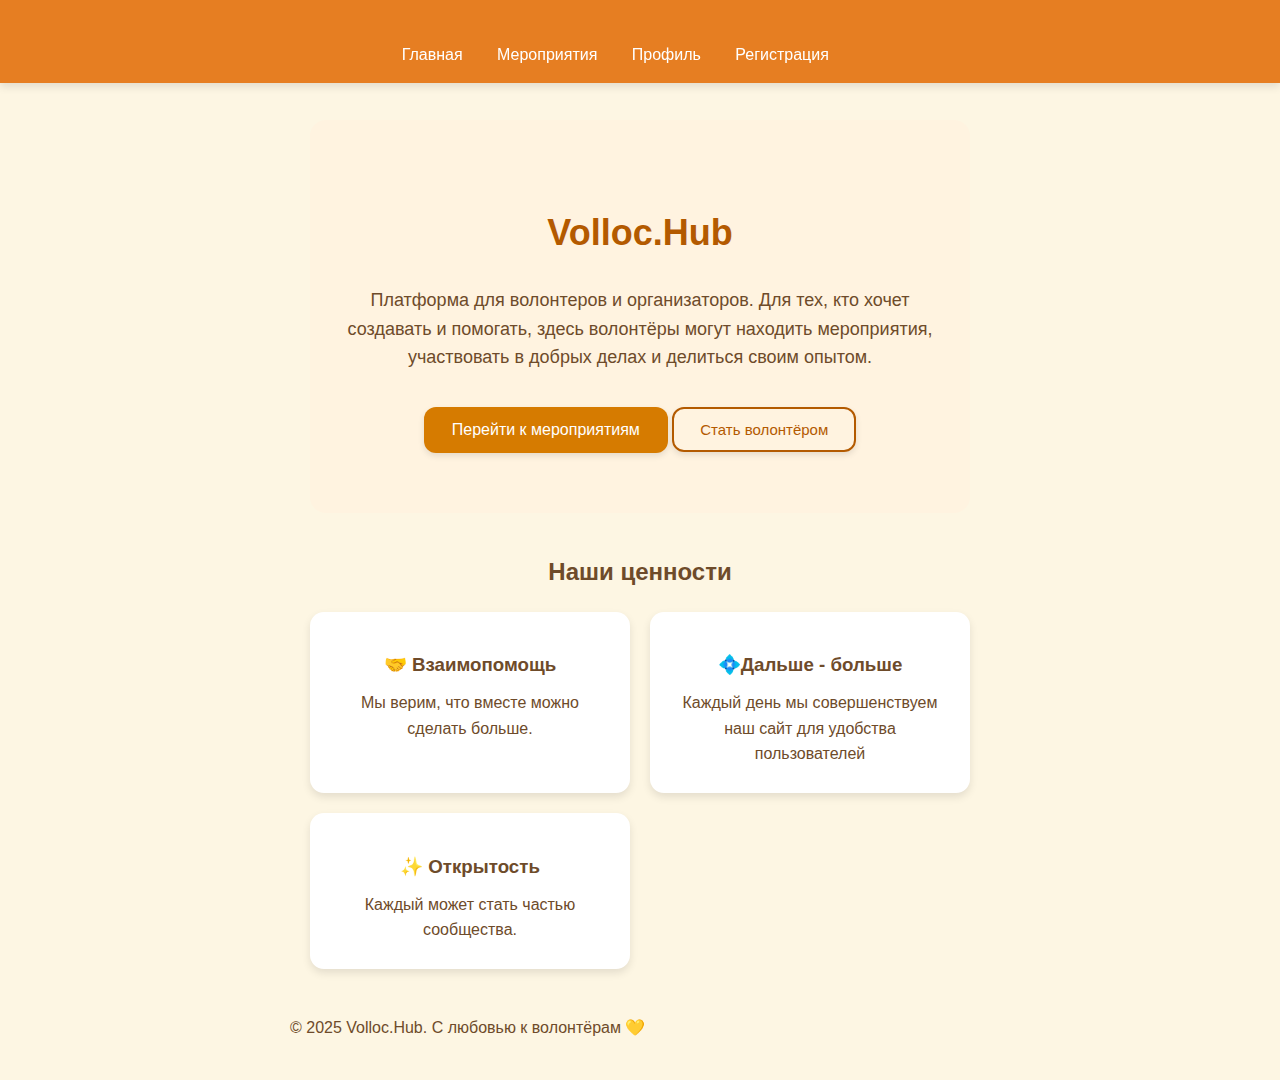
<file: index.html>
<!DOCTYPE html>
<html lang="ru">
    <head>
        <meta charset="UTF-8" />
        <meta name="viewport" content="width=device-width, initial-scale=1.0" />
        <title>Volloc.Hub</title>
        <link rel="stylesheet" href="style.css">

    </head>
    <body>
        <header>
             <nav>
                <section id="navigation">
                    <a href="index.html">Главная</a>
                    <a href="event.html">Мероприятия</a>
                    <a href="profile.html">Профиль</a>
                    <a href="register.html">Регистрация</a>
                    <img id="topAvatar" src="default-avatar.png" alt="Профиль">
                </section> 
             </nav>
        </header>
        <main class="main-page">

            <section class="hero">
                <h1>Volloc.Hub</h1>
                <p class="hero-text">
                    Платформа для волонтеров и организаторов. Для тех, кто хочет создавать и помогать, здесь волонтёры могут находить мероприятия, участвовать в добрых делах
                    и делиться своим опытом.
                </p>

                <button class="main-button" onclick="window.location.href='event.html'">
                    Перейти к мероприятиям
                </button>
                <button class="secondary-button" onclick="window.location.href='register.html'">
                    Стать волонтёром
                </button>

            </section>

            

            <section class="values">
                <h2>Наши ценности</h2>

                <div class="values-grid">
                    <div class="value-card">
                        <h3>🤝 Взаимопомощь</h3>
                        <p>Мы верим, что вместе можно сделать больше.</p>
                    </div>

                    <div class="value-card">
                        <h3>💠Дальше - больше</h3>
                        <p>Каждый день мы совершенствуем наш сайт для удобства пользователей</p>
                    </div>

                    <div class="value-card">
                        <h3>✨ Открытость</h3>
                        <p>Каждый может стать частью сообщества.</p>
                    </div>
                </div>
            </section>

        </main>


        <footer>
            <p>© 2025 Volloc.Hub. С любовью к волонтёрам 💛</p>
        </footer>
    </body>





    <script>
        const topAvatar = document.getElementById("topAvatar");

        if (topAvatar) {
            const currentUserEmail = localStorage.getItem("currentUser");

            if (currentUserEmail) {
                const storedUser = JSON.parse(localStorage.getItem(currentUserEmail));

                if (storedUser?.profile?.avatar) {
                    topAvatar.src = storedUser.profile.avatar;
                }
            }

            topAvatar.addEventListener("click", () => {
                window.location.href = "profile.html";
            });
        }


    </script>    
</html>
</file>
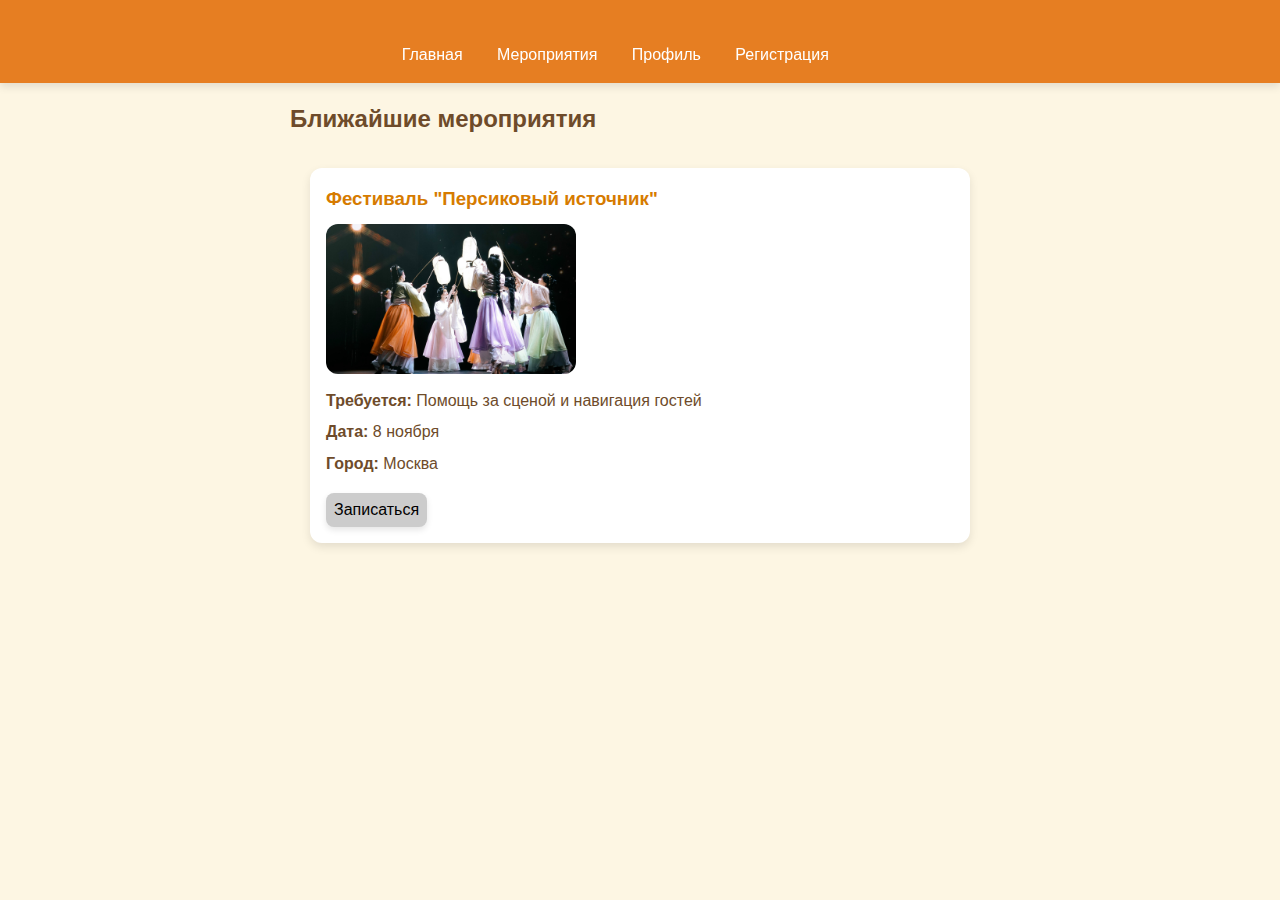
<file: event.html>
<!DOCTYPE html>
<html lang="ru">
    <header>
        <meta charset="UTF-8">
        <title>Мероприятия</title>
        <link rel="stylesheet" href="style.css">
    </header>


    <body>
        <nav>
            <section id="navigation">
                <a href="index.html">Главная</a>
                <a href="event.html">Мероприятия</a>
                <a href="profile.html">Профиль</a>
                <a href="register.html">Регистрация</a>
                <img id="topAvatar" src="default-avatar.png" alt="Профиль">
            </section> 
        </nav>
        <h2>Ближайшие мероприятия</h2>

        <div class="events-container">

            <div class="event-card">
                <h3>Фестиваль "Персиковый источник"</h3>
                <img id="peach" src="peach.jpg" >
                <p><strong>Требуется: </strong>Помощь за сценой и навигация гостей</p>
                <p><strong>Дата:</strong> 8 ноября</p>
                <p><strong>Город:</strong> Москва</p>
                <button >Записаться</button>
            </div>

            
        </div>
    </body>
    <footer>



    </footer>


    <script>
        const topAvatar = document.getElementById("topAvatar");

        if (topAvatar) {
            const currentUserEmail = localStorage.getItem("currentUser");

            if (currentUserEmail) {
                const storedUser = JSON.parse(localStorage.getItem(currentUserEmail));

                if (storedUser?.profile?.avatar) {
                    topAvatar.src = storedUser.profile.avatar;
                }
            }

            topAvatar.addEventListener("click", () => {
                window.location.href = "profile.html";
            });
        }


    </script>


</html>
</file>
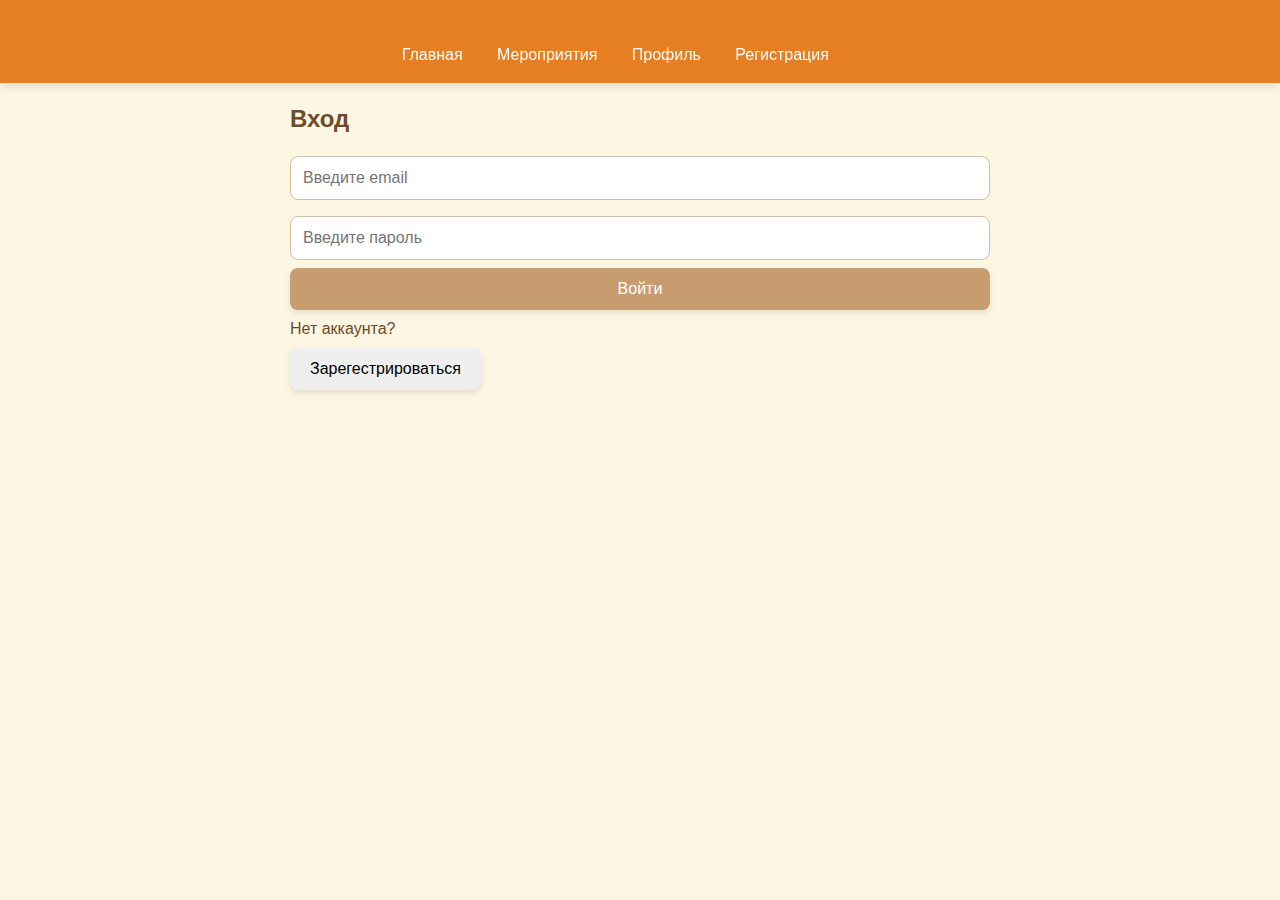
<file: fill-profile.html>
<!DOCTYPE html>
<html lang="ru">
<head>
    <meta charset="UTF-8">
    <title>Заполнить анкету</title>
    <link rel="stylesheet" href="style.css">
</head>
<body>
    <nav>
        <section id="navigation">
            <a href="index.html">Главная</a>
            <a href="event.html">Мероприятия</a>
            <a href="profile.html">Профиль</a>
            <a href="register.html">Регистрация</a>
            <img id="topAvatar" src="default-avatar.png" alt="Профиль">
        </section> 
    </nav>

    <h2>Заполнить анкету</h2>

    <form id="profileForm">
        <input type="text" id="name" placeholder="Ваше имя" required>
        <input type="number" id="age" placeholder="Возраст" required>
        <input type="text" id="skills" placeholder="Навыки" required>
        <textarea id="description" placeholder="Краткое описание опыта"></textarea>

        <label>Фотография профиля:</label>
        <input type="file" id="photoInput" accept="image/*"><br><br>

        <button type="submit">Сохранить</button>
    </form>

    <script>
        // Проверка текущего пользователя
        const currentUserEmail = localStorage.getItem("currentUser");
        if (!currentUserEmail) {
            window.location.href = "login.html";
        }

        // Получаем данные пользователя
        let storedUser = JSON.parse(localStorage.getItem(currentUserEmail)) || {};
        if (!storedUser.profile) storedUser.profile = {};

        // Заполняем поля, если данные уже есть
        document.getElementById("name").value = storedUser.profile.name || "";
        document.getElementById("age").value = storedUser.profile.age || "";
        document.getElementById("skills").value = storedUser.profile.skills || "";
        document.getElementById("description").value = storedUser.profile.description || "";

        // Обработчик формы
        document.getElementById("profileForm").addEventListener("submit", function(e) {
            e.preventDefault();

            const name = document.getElementById("name").value;
            const age = document.getElementById("age").value;
            const skills = document.getElementById("skills").value;
            const description = document.getElementById("description").value;

            const avatarInput = document.getElementById("photoInput");
            const avatarFile = avatarInput.files[0];

            function saveAndExit(avatarBase64 = null) {
                storedUser.profile = {
                    name,
                    age,
                    skills,
                    description,
                    avatar: avatarBase64 || storedUser.profile.avatar || null
                };
                localStorage.setItem(currentUserEmail, JSON.stringify(storedUser));
                alert("Анкета сохранена!");
                window.location.href = "profile.html";
            }

            if (!avatarFile) {
                saveAndExit();
                return;
            }

            const reader = new FileReader();
            reader.onload = function() {
                saveAndExit(reader.result);
            };
            reader.readAsDataURL(avatarFile);
        });
        
        const topAvatar = document.getElementById("topAvatar");

        if (topAvatar) {
            const currentUserEmail = localStorage.getItem("currentUser");

            if (currentUserEmail) {
                const storedUser = JSON.parse(localStorage.getItem(currentUserEmail));

                if (storedUser?.profile?.avatar) {
                    topAvatar.src = storedUser.profile.avatar;
                }
            }

            topAvatar.addEventListener("click", () => {
                window.location.href = "profile.html";
            });
        }

    </script>

</body>
</html>
</file>
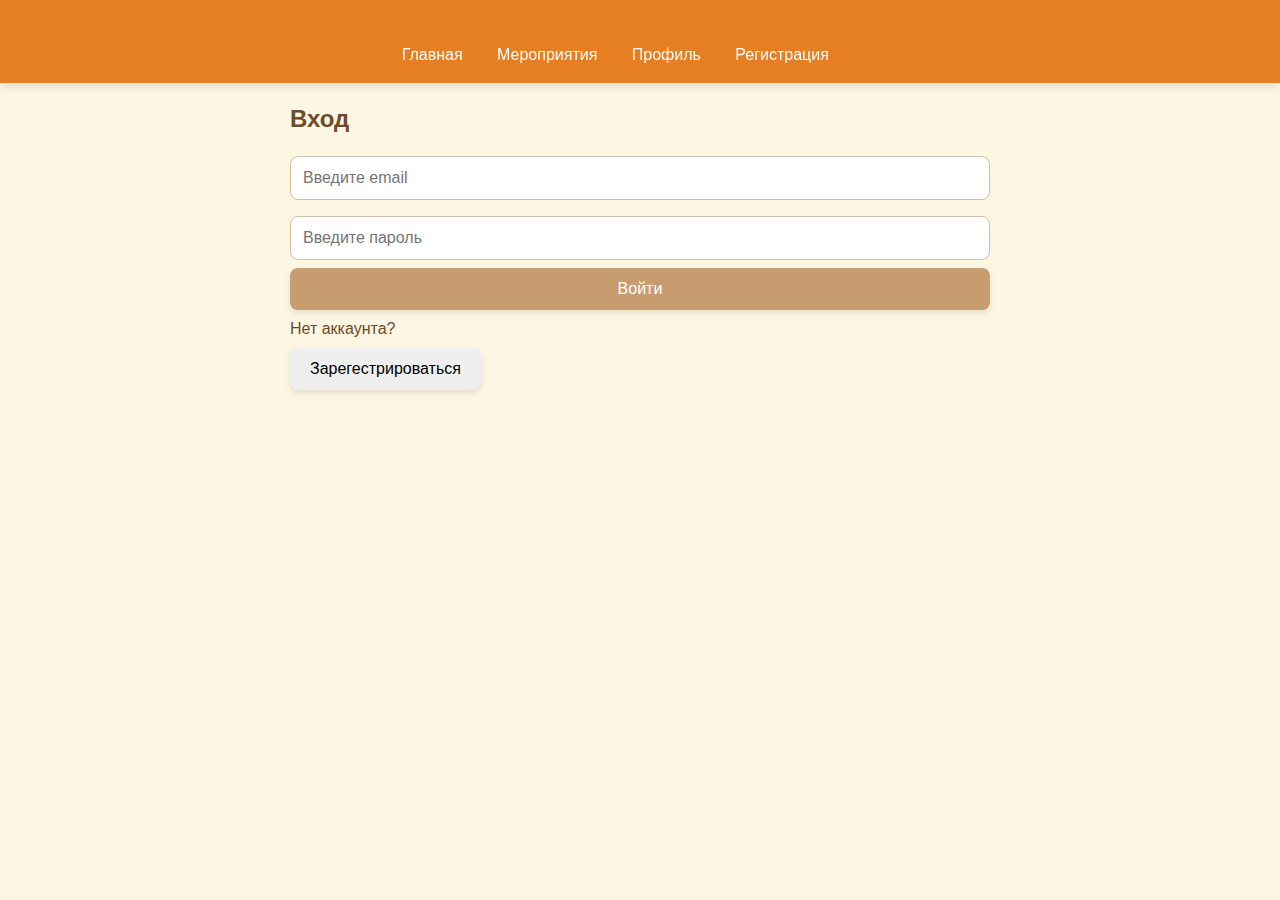
<file: login.html>
<!DOCTYPE html>
<html lang="ru">
<head>
    <meta charset="UTF-8">
    <title>Вход</title>
    <link rel="stylesheet" href="style.css">

</head>
<body>
    <nav>
        <section id="navigation">
            <a href="index.html">Главная</a>
            <a href="event.html">Мероприятия</a>
            <a href="profile.html">Профиль</a>
            <a href="register.html">Регистрация</a>
            <img id="topAvatar" src="default-avatar.png" alt="Профиль">
        </section> 
    </nav>

<h2>Вход</h2>

<form id="loginForm">
    <input type="email" id="email" placeholder="Введите email" required>
    <input type="password" id="password" placeholder="Введите пароль" required>
    <button type="submit">Войти</button>
    
</form>


<p>Нет аккаунта?</p>
<a href="register.html"><button>Зарегестрироваться</button></a>


<p id="message" style="color:red;"></p>

<script>
    const form = document.getElementById("loginForm");
    const message = document.getElementById("message");

    form.addEventListener("submit", function(event) {
        event.preventDefault();

        const email = document.getElementById("email").value;
        const pass = document.getElementById("password").value;

        const storedUser = localStorage.getItem(email);

        if (!storedUser) {
            message.textContent = "Такого пользователя не существует!";
            return;
        }

        const user = JSON.parse(storedUser);

        if (user.password !== pass) {
            message.textContent = "Неверный пароль!";
            return;
        }

        // Авторизация
        localStorage.setItem("currentUser", email);

        message.style.color = "green";
        message.textContent = "Успешный вход!";

        setTimeout(() => {
            window.location.href = "profile.html";
        }, 1000);
    });
    
        const topAvatar = document.getElementById("topAvatar");

        if (topAvatar) {
            const currentUserEmail = localStorage.getItem("currentUser");

            if (currentUserEmail) {
                const storedUser = JSON.parse(localStorage.getItem(currentUserEmail));

                if (storedUser?.profile?.avatar) {
                    topAvatar.src = storedUser.profile.avatar;
                }
            }

            topAvatar.addEventListener("click", () => {
                window.location.href = "profile.html";
            });
        }


    
</script>

</body>
</html>
</file>
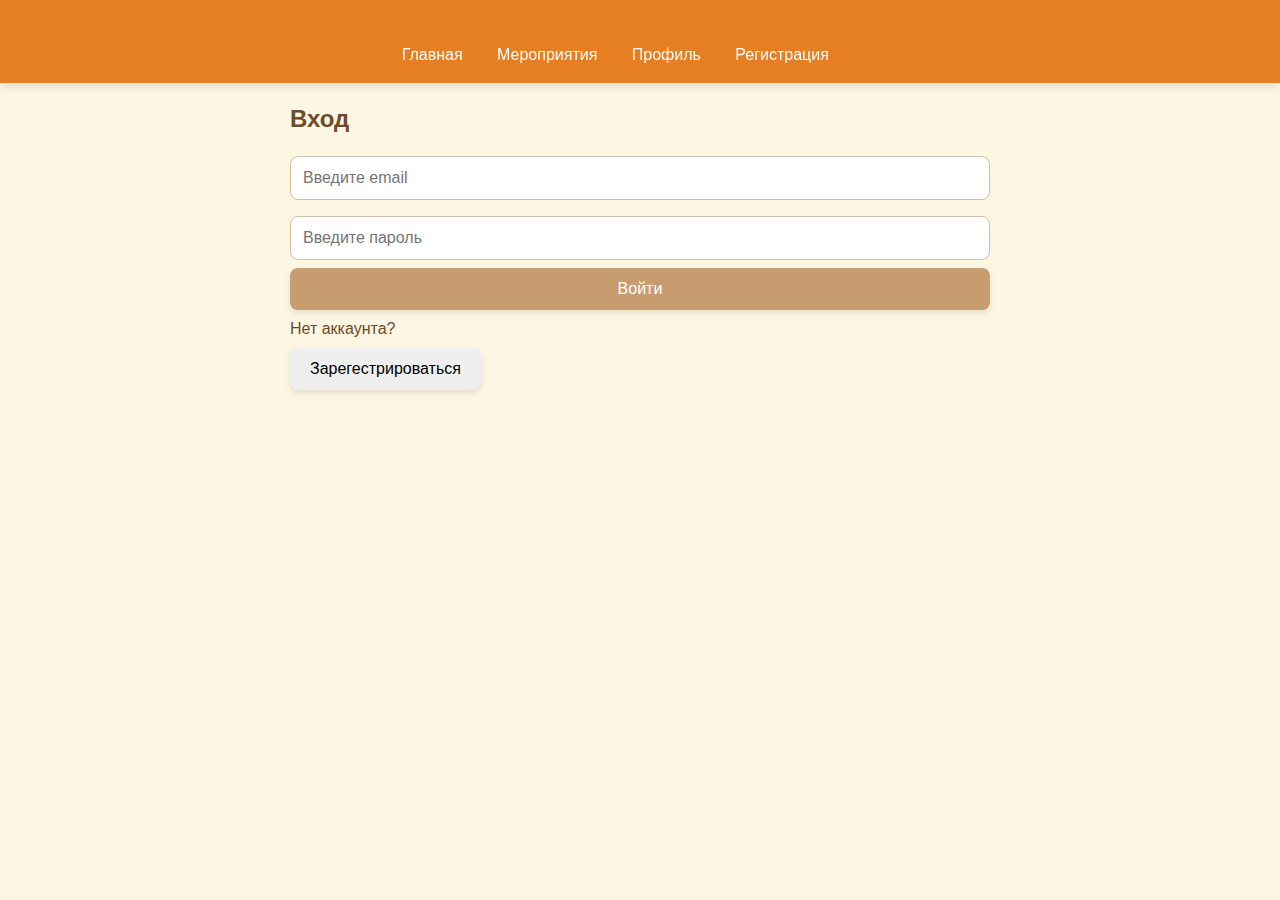
<file: profile.html>
<!DOCTYPE html>
<html lang="ru">
<head>
    <meta charset="UTF-8">
    <title>Профиль</title>
    <link rel="stylesheet" href="style.css">
</head>
<body>
    <nav>
        <section id="navigation">
            <a href="index.html">Главная</a>
            <a href="event.html">Мероприятия</a>
            <a href="profile.html">Профиль</a>
            <a href="register.html">Регистрация</a>
            <img id="topAvatar" src="default-avatar.png" alt="Профиль">
            
        </section> 
    </nav>

    <h2 id="welcome">Здравствуйте!</h2>

    <div id="profileStatus">
        Пока анкета пустая. 
    </div>

    <button id="fillProfile">Заполнить анкету</button>
    
    <button id="logout">Выйти</button>

    <script>
        const currentUserEmail = localStorage.getItem("currentUser");
        if (!currentUserEmail) {
            window.location.href = "login.html";
        }

        let storedUser = JSON.parse(localStorage.getItem(currentUserEmail)) || {};
        if (!storedUser.profile) storedUser.profile = {};

        const user = storedUser;

        // Приветствие
        const welcome = document.getElementById("welcome");
        welcome.textContent = user.profile.name ? 
            `Здравствуйте, ${user.profile.name}!` : 
            "Здравствуйте, волонтёр!";

        // Функция выхода
        document.getElementById("logout").addEventListener("click", () => {
            localStorage.removeItem("currentUser");
            window.location.href = "login.html";
        });

        // Кнопка заполнить анкету
        document.getElementById("fillProfile").addEventListener("click", () => {
            window.location.href = "fill-profile.html";
        });

        // Функция отображения анкеты
        function updateProfileStatus() {
            const container = document.getElementById("profileStatus");

            if (user.profile && user.profile.name) {
                container.innerHTML = `
                    <div class="profile-card">
                         <h4>Ваша анкета</h4>

                        ${user.profile.avatar 
                            ? `<img src="${user.profile.avatar}" class="profile-avatar">`
                            : `<div class="profile-avatar placeholder"></div>`}

                       
                        <p><strong>Имя:</strong> ${user.profile.name}</p>
                        <p><strong>Возраст:</strong> ${user.profile.age}</p>
                        <p><strong>Навыки:</strong> ${user.profile.skills}</p>
                        <p><strong>Описание опыта:</strong> ${user.profile.description}</p>
                    </div>`;
            } else {
                container.textContent = "Пока анкета пуста.";
            }
        }

        // Вызываем при загрузке страницы
        updateProfileStatus();
        
        const topAvatar = document.getElementById("topAvatar");

        if (topAvatar) {
            const currentUserEmail = localStorage.getItem("currentUser");

            if (currentUserEmail) {
                const storedUser = JSON.parse(localStorage.getItem(currentUserEmail));

                if (storedUser?.profile?.avatar) {
                    topAvatar.src = storedUser.profile.avatar;
                }
            }

            topAvatar.addEventListener("click", () => {
                window.location.href = "profile.html";
            });
        }


    
    </script>
</body>
</html>
</file>
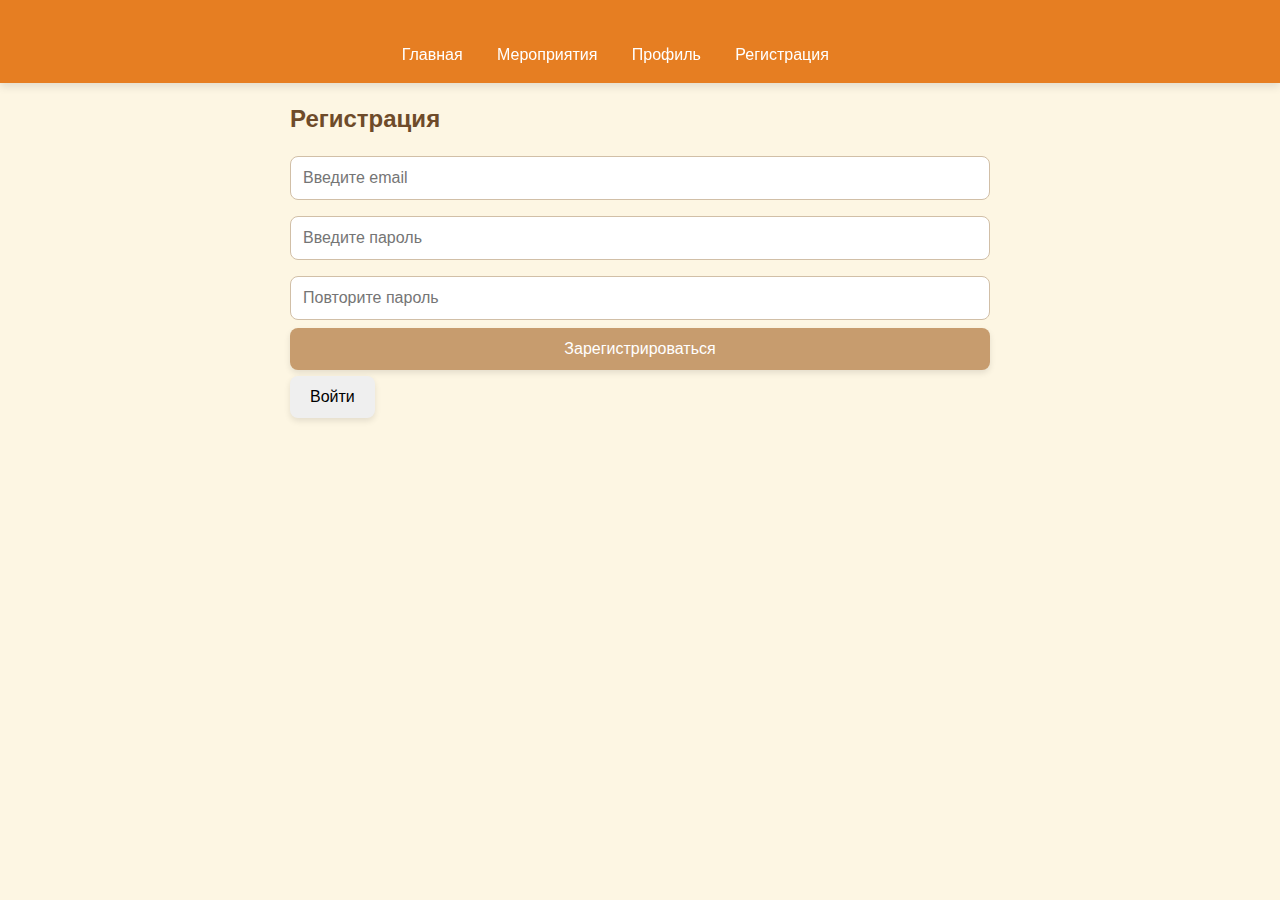
<file: register.html>
<!DOCTYPE html>
<html lang="ru">
<head>
    <meta charset="UTF-8">
    <title>Регистрация</title>
    <link rel="stylesheet" href="style.css">

</head>
<body>
    <nav>
        <section id="navigation">
            <a href="index.html">Главная</a>
            <a href="event.html">Мероприятия</a>
            <a href="profile.html">Профиль</a>
            <a href="register.html">Регистрация</a>
            <img id="topAvatar" src="default-avatar.png" alt="Профиль">
        </section> 
    </nav>

<h2>Регистрация</h2>

<form id="registerForm">
    <input type="email" id="email" placeholder="Введите email" required>
    <input type="password" id="password" placeholder="Введите пароль" required>
    <input type="password" id="confirm" placeholder="Повторите пароль" required>
    <button type="submit">Зарегистрироваться</button>
</form>

<p id="message" style="color:red;"></p>

<script>
    const form = document.getElementById("registerForm");
    const message = document.getElementById("message");

    form.addEventListener("submit", function(event) {
        event.preventDefault();

        const email = document.getElementById("email").value;
        const pass = document.getElementById("password").value;
        const confirm = document.getElementById("confirm").value;

        // Проверка совпадения паролей
        if (pass !== confirm) {
            message.textContent = "Пароли не совпадают!";
            return;
        }

        // Проверяем, не существует ли пользователь
        if (localStorage.getItem(email)) {
            message.textContent = "Пользователь с таким email уже существует!";
            return;
        }

        // Сохраняем данные
        const user = {
            email: email,
            password: pass,
            profile: {} // Здесь позже будет анкета волонтёра
        };

        localStorage.setItem(email, JSON.stringify(user));
        localStorage.setItem("currentUser", email); // Авторизация после регистрации

        message.style.color = "green";
        message.textContent = "Регистрация успешна!";

        setTimeout(() => {
            window.location.href = "profile.html";
        }, 1000);
    });
    
        const topAvatar = document.getElementById("topAvatar");

        if (topAvatar) {
            const currentUserEmail = localStorage.getItem("currentUser");

            if (currentUserEmail) {
                const storedUser = JSON.parse(localStorage.getItem(currentUserEmail));

                if (storedUser?.profile?.avatar) {
                    topAvatar.src = storedUser.profile.avatar;
                }
            }

            topAvatar.addEventListener("click", () => {
                window.location.href = "profile.html";
            });
        }


    
</script> 

<a href="login.html"><button>Войти</button></a>



</body>
</html>
</file>
<file: style.css>
/* ============================= */
/* Общие стили для сайта */
/* ============================= */

body {
    font-family: "Segoe UI", Tahoma, Geneva, Verdana, sans-serif;
    max-width: 700px;
    margin: 40px auto;
    background-color: #fdf6e3; /* мягкий бежевый фон */
    color: #6e4b2a; /* темно-коричневый основной текст */
    line-height: 1.6;
}

h2, h3, h4 {
    color: #6e4b2a;
    margin-bottom: 10px;
}

p {
    margin: 6px 0;
}

a {
    text-decoration: none;
    color: #e67e22; /* оранжевый для ссылок */
    transition: color 0.3s;
}

a:hover {
    color: #d35400;
}

/* ============================= */
/* Блоки контента */
/* ============================= */

.block {
    background-color: #f5e1c7; /* светлокоричневый / песочный */
    padding: 20px;
    border-radius: 12px;
    box-shadow: 0 4px 12px rgba(0,0,0,0.08);
    margin-top: 20px;
}

/* ============================= */
/* Приветствие на профиле */
/* ============================= */

#welcome {
    font-size: 20px;
    font-weight: 500;
    margin-bottom: 15px;
}

/* ============================= */
/* Кнопки */
/* ============================= */

button {
    padding: 12px 20px;
    border: none;
    border-radius: 8px;
    cursor: pointer;
    font-size: 16px;
    font-weight: 500;
    transition: all 0.3s ease;
    box-shadow: 0 3px 6px rgba(0,0,0,0.1);
}

button:hover {
    transform: translateY(-2px);
    box-shadow: 0 5px 10px rgba(0,0,0,0.15);
}

/* Кнопка Выйти */
#logout {
    
    background-color: #d35400; /* темно-оранжевый */
    color: white;
}

#logout:hover {
    background-color: #e67e22;
}

/* Кнопка Заполнить анкету */
#fillProfile {
    background-color: #e67e22; /* оранжевый */
    color: white;
    margin-top: 10px;
}

#fillProfile:hover {
    background-color: #d35400;
}

/* Кнопки форм (регистрация, вход, анкета) */
form button {
    background-color: #c79c6e; /* светлокоричневый */
    color: white;
    width: 100%;
}

form button:hover {
    background-color: #b88750;
}

/* ============================= */
/* Формы (регистрация, вход, анкета) */
/* ============================= */

input[type="text"],
input[type="email"],
input[type="password"],
input[type="number"],
textarea {
    width: 100%;
    padding: 12px;
    margin: 8px 0;
    box-sizing: border-box;
    border: 1px solid #d1bfa7; /* светло-коричневый бордер */
    border-radius: 8px;
    font-size: 16px;
    transition: border-color 0.3s;
}

input:focus,
textarea:focus {
    border-color: #e67e22;
    outline: none;
}

textarea {
    resize: vertical;
    min-height: 80px;
}

/* ============================= */
/* Статус анкеты */
/* ============================= */

#profileStatus {
    margin-bottom: 10px;
    font-style: italic;
    color: #6e4b2a;
}

/* ============================= */
/* Метки и подписи к полям */
/* ============================= */

label {
    display: block;
    margin-top: 12px;
    font-weight: 500;
}

/* ============================= */
/* Карточка анкеты в профиле */
/* ============================= */

.profile-card {
    background-color: #f5e1c7; /* светлокоричневый / песочный */
    border-radius: 12px;
    padding: 20px;
    box-shadow: 0 4px 12px rgba(0,0,0,0.08);
    margin-top: 20px;
    transition: transform 0.3s, box-shadow 0.3s;
}

.profile-card:hover {
    transform: translateY(-3px);
    box-shadow: 0 8px 20px rgba(0,0,0,0.15);
}

.profile-card h4 {
    margin-top: 0;
    color: #6e4b2a;
    border-bottom: 1px solid #d1bfa7;
    padding-bottom: 5px;
}

.profile-card p {
    margin: 8px 0;
    color: #6e4b2a;
    font-size: 15px;
}

.profile-card p strong {
    color: #6e4b2a;
}


/* ============================= */
/* Навигация сверху */
/* ============================= */

nav {
    position: fixed; /* фиксируем сверху */
    top: 0;
    left: 0;
    width: 100%;
    background-color: #e67e22; /* оранжевый фон навигации */
    padding: 15px 0;
    box-shadow: 0 4px 8px rgba(0,0,0,0.1);
    z-index: 1000; /* чтобы всегда быть сверху */
    text-align: center; /* центрируем текст */
}

nav a {
    color: white;
    margin: 0 15px;
    font-weight: 500;
    font-size: 16px;
    text-decoration: none;
    transition: color 0.3s;
}

nav a:hover {
    color: #d35400; /* темно-оранжевый при наведении */
}

/* Чтобы основной контент не прятался под навигацией */
body {
    padding-top: 40px; /* примерно высота nav */
}

.avatar-container {
    position: fixed;
    top: 10px;
    right: 10px;
    cursor: pointer;
}

.top-avatar {
    width: 45px;
    height: 45px;
    border-radius: 50%;
    object-fit: cover;
    border: 2px solid #d67b00;
    transition: transform 0.2s;
}

.top-avatar:hover {
    transform: scale(1.1);
}

.profile-photo {
    width: 150px;
    height: 150px;
    border-radius: 12px;
    object-fit: cover;
    border: 3px solid #d67b00;
}

.profile-avatar {
    width: 120px;
    height: 120px;
    border-radius: 50%;
    object-fit: cover;
    margin-bottom: 10px;
}

.profile-avatar.placeholder {
    width: 120px;
    height: 120px;
    border-radius: 50%;
    background: #ddd;
    margin-bottom: 10px;
}
.profile-card {
    border: 1px solid #ccc;
    padding: 15px;
    border-radius: 10px;
    max-width: 400px;
    margin-top: 20px;
}

.profile-avatar {
    width: 120px;
    height: 120px;
    border-radius: 50%;
    object-fit: cover;
    margin-bottom: 10px;
}

.profile-avatar.placeholder {
    width: 120px;
    height: 120px;
    border-radius: 50%;
    background: #ddd;
    margin-bottom: 10px;
}

.top-avatar-container {
    position: fixed;
    top: 10px;
    right: 15px;
    z-index: 1000;
    cursor: pointer;
}

#topAvatar {
    width: 45px;
    height: 45px;
    border-radius: 50%;
    object-fit: cover;
    transition: transform 0.2s;
    
}

#topAvatar:hover {
    transform: scale(1.1);
}
.events-container {
    display: grid;
    grid-template-columns: repeat(auto-fit, minmax(250px, 1fr));
    gap: 20px;
    padding: 20px;
}

.event-card {
    background: #fff;
    border-radius: 12px;
    padding: 16px;
    box-shadow: 0 4px 10px rgba(0,0,0,0.1);
}

.event-card h3 {
    margin-top: 0;
    color: #d67b00;
}

.event-card button {
    margin-top: 10px;
    padding: 8px;
    border: none;
    border-radius: 8px;
    background: #ccc;
    cursor: not-allowed;
}
.main-page {
    padding: 40px 20px;
}

.hero {
    text-align: center;
    padding: 60px 20px;
    background: #fff3e0;
    border-radius: 16px;
    margin-bottom: 40px;
}

.hero h1 {
    font-size: 36px;
    color: #b35a00;
}

.hero-text {
    font-size: 18px;
    margin: 20px 0;
}

.main-button {
    padding: 14px 28px;
    font-size: 16px;
    background: #d67b00;
    color: white;
    border: none;
    border-radius: 12px;
    cursor: pointer;
}

.main-button:hover {
    background: #b35a00;
}

.about {
    max-width: 800px;
    margin: 0 auto 40px;
    text-align: center;
}

.values {
    text-align: center;
}

.values-grid {
    display: grid;
    grid-template-columns: repeat(auto-fit, minmax(220px, 1fr));
    gap: 20px;
    margin-top: 20px;
}

.value-card {
    background: #fff;
    padding: 20px;
    border-radius: 14px;
    box-shadow: 0 4px 8px rgba(0,0,0,0.1);
}
.secondary-button {
    margin-top: 15px;
    padding: 12px 26px;
    font-size: 15px;
    background: transparent;
    color: #b35a00;
    border: 2px solid #b35a00;
    border-radius: 12px;
    cursor: pointer;
}

.secondary-button:hover {
    background: #b35a00;
    color: white;
}
#peach {
    width: 250px;
    height: 150px;
    border-radius: 12px;
    object-fit: cover;
    transition: transform 0.2s;
}
</file>
